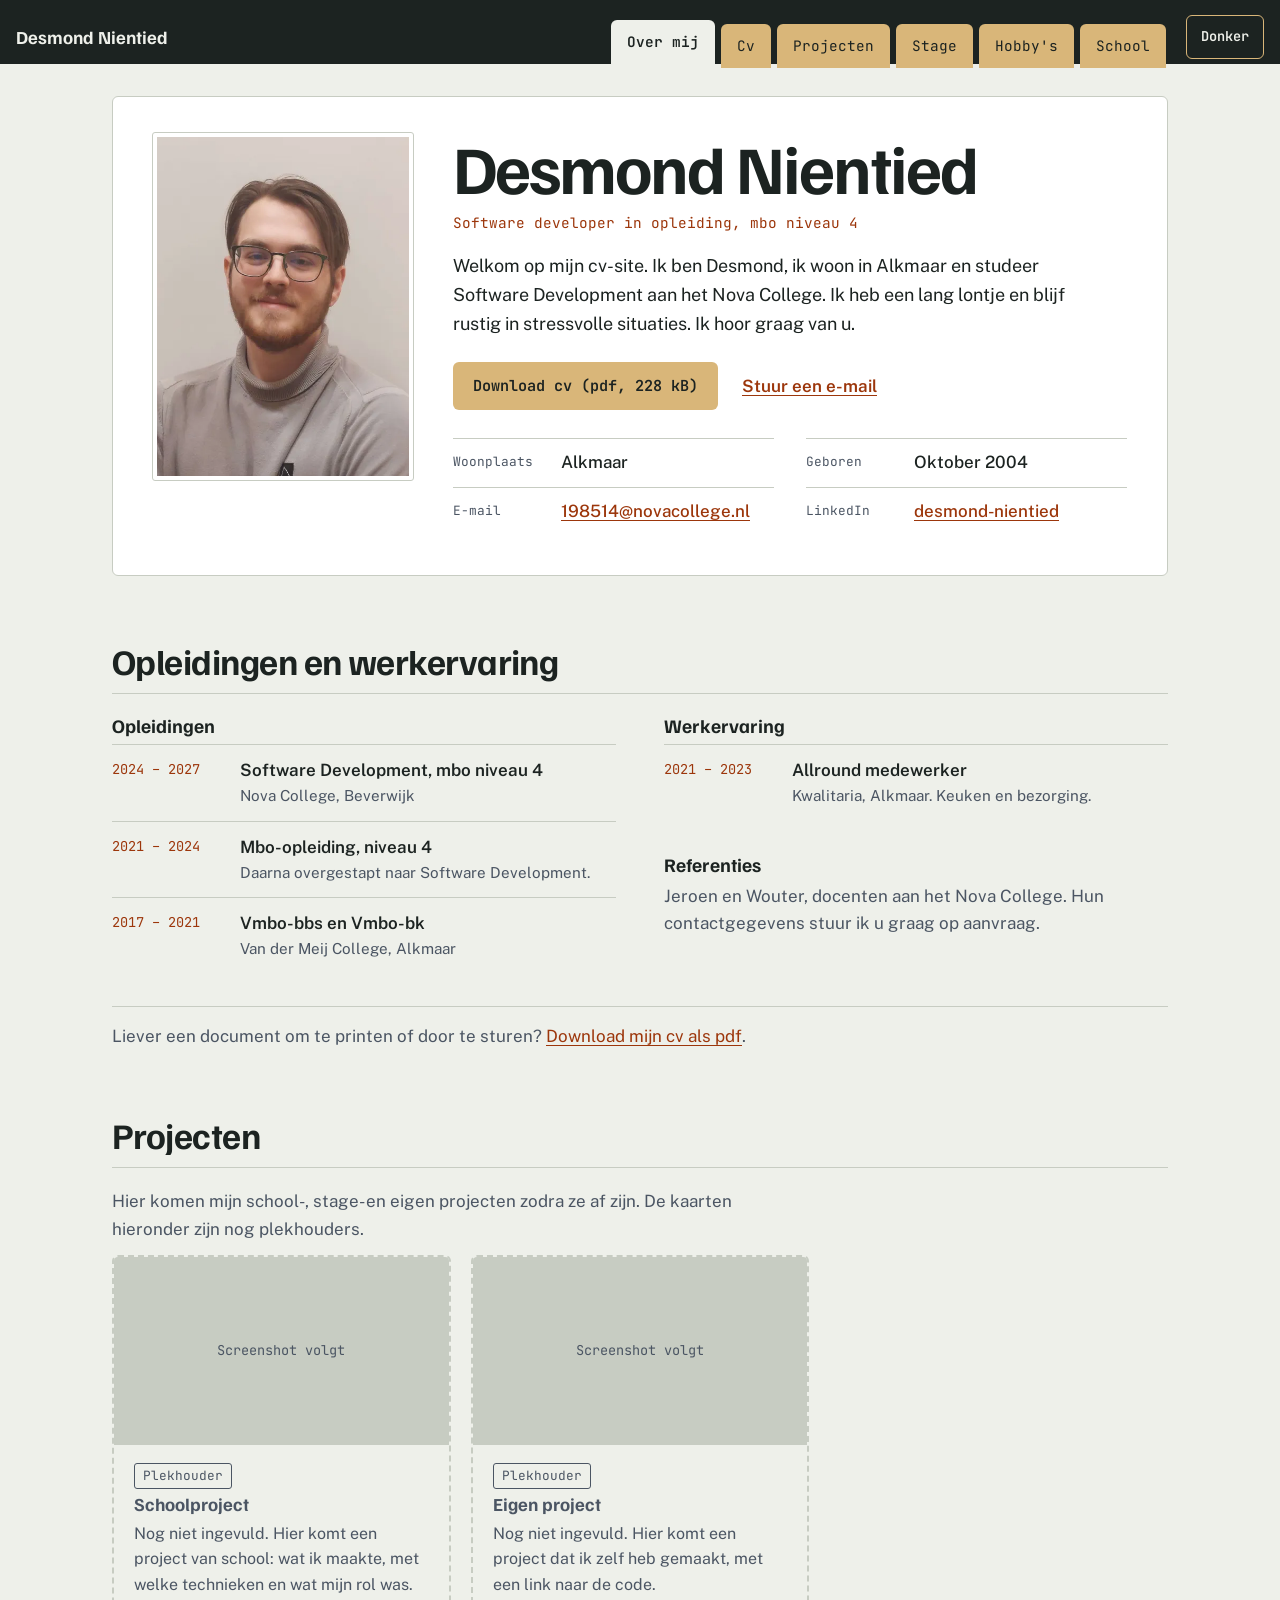
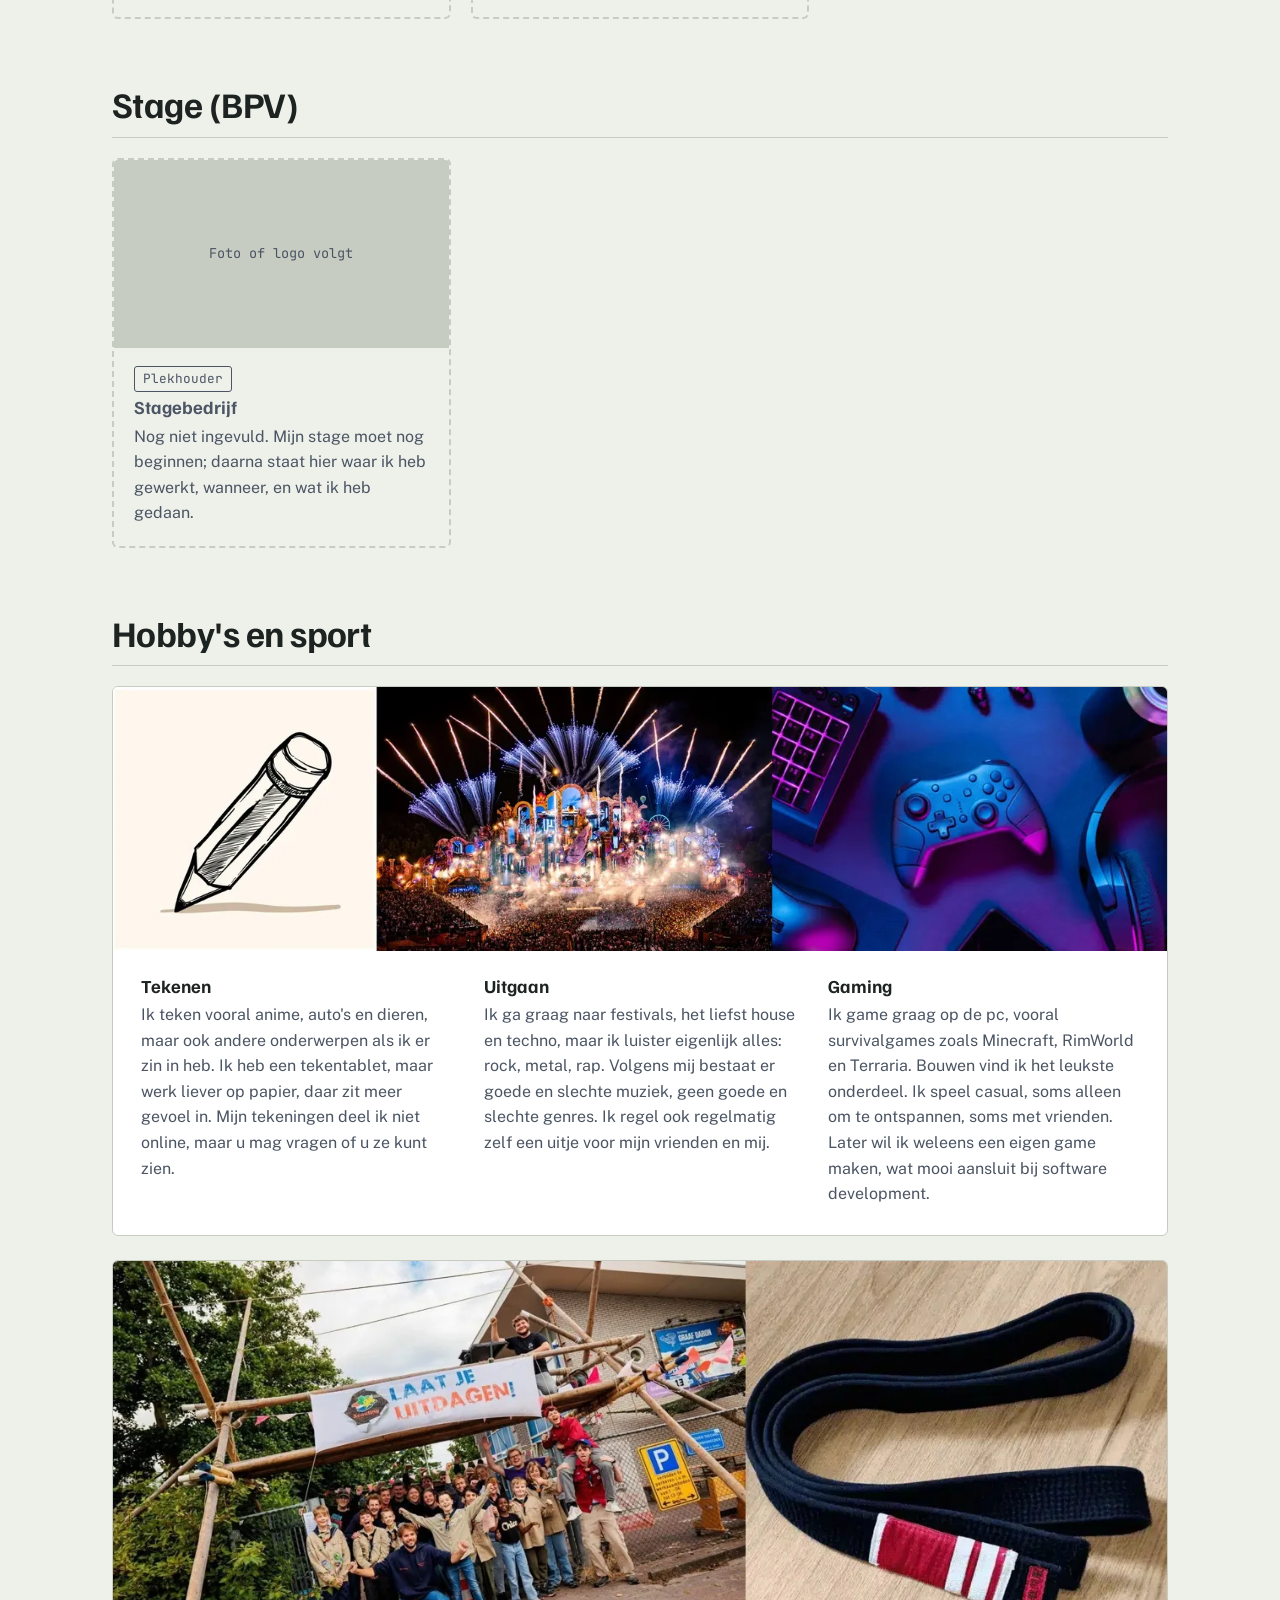
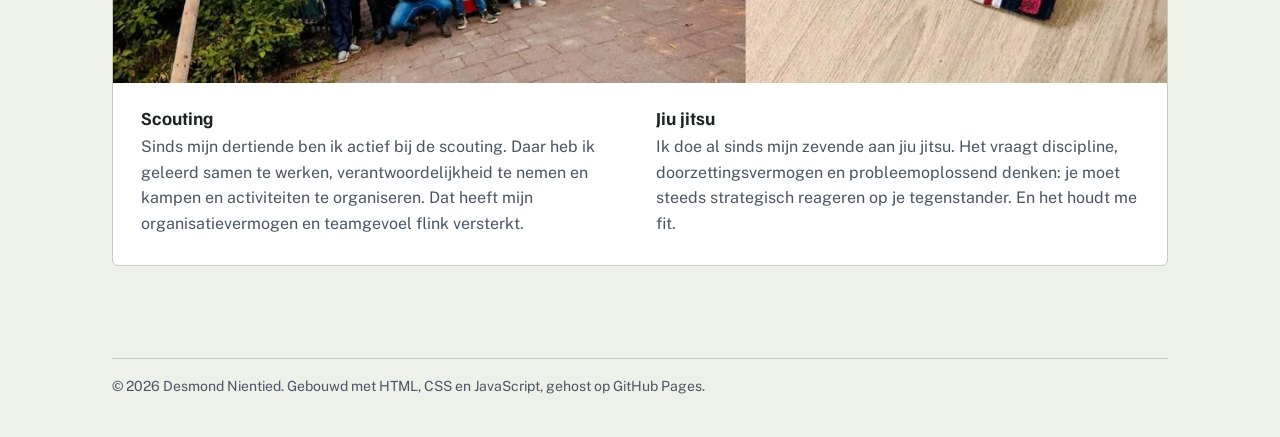
<file: index.html>
<!DOCTYPE html>
<html lang="nl" class="no-js">
<head>
  <meta charset="UTF-8">
  <meta name="viewport" content="width=device-width, initial-scale=1">
  <title>Desmond Nientied, software developer in opleiding</title>
  <meta name="description" content="Cv van Desmond Nientied uit Alkmaar: mbo 4 Software Development aan het Nova College. Opleiding, werkervaring, projecten, stage en hobby's.">
  <!-- Beveiliging: alleen bestanden van deze site zelf mogen laden (geen Google Fonts of andere servers meer). -->
  <meta http-equiv="Content-Security-Policy" content="default-src 'self'; img-src 'self'; style-src 'self'; script-src 'self'; font-src 'self'; object-src 'none'; base-uri 'none'; form-action 'none'">
  <meta name="referrer" content="strict-origin-when-cross-origin">
  <meta name="color-scheme" content="light dark">
  <link rel="preload" href="fonts/familjen-grotesk-latin-wght-normal.woff2" as="font" type="font/woff2" crossorigin>
  <link rel="preload" href="fonts/public-sans-latin-wght-normal.woff2" as="font" type="font/woff2" crossorigin>
  <link rel="stylesheet" href="css/style.css">
  <!-- theme.js zet donker/licht vóór de pagina getekend wordt, zodat hij niet knippert -->
  <script src="js/theme.js"></script>
  <script src="js/script.js" defer></script>
</head>
<body>

<a class="skip" href="#inhoud">Naar de inhoud</a>

<!-- =====================================================
     NAVIGATIE: de dossier-tabs
     Hernoem je een sectie? Pas dan ook de <section id="..."> hieronder aan.
     ===================================================== -->
<header class="tabbar">
  <a class="tabbar__brand" href="#over-mij">Desmond Nientied</a>

  <button class="tabbar__menu" id="menuToggle" type="button" aria-expanded="false" aria-controls="tabnav">Menu</button>

  <nav class="tabnav" id="tabnav" aria-label="Secties">
    <a href="#over-mij" class="tab">Over mij</a>
    <a href="#cv" class="tab">Cv</a>
    <a href="#projecten" class="tab">Projecten</a>
    <a href="#stage" class="tab">Stage</a>
    <a href="#hobbys" class="tab">Hobby's</a>
    <a href="school.html" class="tab">School</a>
  </nav>

  <button class="theme-toggle" id="themeToggle" type="button" aria-pressed="false">Donker</button>
</header>

<main id="inhoud" tabindex="-1">

  <!-- =====================================================
       OVER MIJ
       ===================================================== -->
  <section id="over-mij" class="section section--first" aria-labelledby="over-mij-titel">
    <div class="sheet">
      <picture class="sheet__photo">
        <source type="image/webp" srcset="bestanden/images/profiel/profielfoto-480.webp 480w, bestanden/images/profiel/profielfoto-960.webp 960w" sizes="(min-width: 800px) 260px, 180px">
        <img src="bestanden/images/profiel/profielfoto-480.jpg" srcset="bestanden/images/profiel/profielfoto-480.jpg 480w, bestanden/images/profiel/profielfoto-960.jpg 960w" sizes="(min-width: 800px) 260px, 180px" width="480" height="640" alt="Portretfoto van Desmond Nientied">
      </picture>

      <div class="sheet__text">
        <h1 id="over-mij-titel" class="sheet__name">Desmond Nientied</h1>
        <p class="sheet__role">Software developer in opleiding, mbo niveau 4</p>

        <p class="sheet__intro">
          Welkom op mijn cv-site. Ik ben Desmond, ik woon in Alkmaar en studeer Software Development aan het
          Nova College. Ik heb een lang lontje en blijf rustig in stressvolle situaties. Ik hoor graag van u.
        </p>

        <div class="actions">
          <a class="btn" href="bestanden/CVPDF/desmondcv.pdf" download>Download cv (pdf, 228 kB)</a>
          <a class="textlink" href="mailto:198514@novacollege.nl">Stuur een e-mail</a>
        </div>

        <dl class="facts">
          <div><dt>Woonplaats</dt><dd>Alkmaar</dd></div>
          <div><dt>Geboren</dt><dd>Oktober 2004</dd></div>
          <div><dt>E-mail</dt><dd><a href="mailto:198514@novacollege.nl">198514@novacollege.nl</a></dd></div>
          <div><dt>LinkedIn</dt><dd><a href="https://www.linkedin.com/in/desmond-nientied-124b3234a/" rel="noopener">desmond-nientied</a></dd></div>
        </dl>
      </div>
    </div>
  </section>

  <!-- =====================================================
       CV: opleidingen en werkervaring
       Kopieer een <li class="entry"> om een regel toe te voegen.
       ===================================================== -->
  <section id="cv" class="section" aria-labelledby="cv-titel">
    <h2 id="cv-titel" class="section__title">Opleidingen en werkervaring</h2>

    <div class="cv-grid">
      <div>
        <h3 class="cv-heading">Opleidingen</h3>
        <ul class="entries">
          <li class="entry">
            <span class="entry__period">2024 – 2027</span>
            <span class="entry__title">Software Development, mbo niveau 4</span>
            <span class="entry__place">Nova College, Beverwijk</span>
          </li>
          <li class="entry">
            <span class="entry__period">2021 – 2024</span>
            <span class="entry__title">Mbo-opleiding, niveau 4</span>
            <span class="entry__place">Daarna overgestapt naar Software Development.</span>
          </li>
          <li class="entry">
            <span class="entry__period">2017 – 2021</span>
            <span class="entry__title">Vmbo-bbs en Vmbo-bk</span>
            <span class="entry__place">Van der Meij College, Alkmaar</span>
          </li>
        </ul>
      </div>

      <div>
        <h3 class="cv-heading">Werkervaring</h3>
        <ul class="entries">
          <li class="entry">
            <span class="entry__period">2021 – 2023</span>
            <span class="entry__title">Allround medewerker</span>
            <span class="entry__place">Kwalitaria, Alkmaar. Keuken en bezorging.</span>
          </li>
        </ul>

        <h3 class="cv-heading cv-heading--gap">Referenties</h3>
        <p class="plain">Jeroen en Wouter, docenten aan het Nova College. Hun contactgegevens stuur ik u graag op aanvraag.</p>
      </div>
    </div>

    <p class="pdf-line">
      Liever een document om te printen of door te sturen?
      <a href="bestanden/CVPDF/desmondcv.pdf" download>Download mijn cv als pdf</a>.
    </p>
  </section>

  <!-- =====================================================
       PROJECTEN
       De kaarten hieronder zijn plekhouders. Heb je een project af?
       Vervang dan een hele <article class="card card--placeholder"> door een echte kaart:
         - haal "card--placeholder" en het label "Plekhouder" weg;
         - zet een screenshot in bestanden/images/projecten/ en vervang <div class="card__image">
           door <img class="card__image" src="..." alt="Wat er op de screenshot staat">;
         - schrijf wat je maakte, met welke technieken en wat jouw rol was, en link naar de code.
       ===================================================== -->
  <section id="projecten" class="section" aria-labelledby="projecten-titel">
    <h2 id="projecten-titel" class="section__title">Projecten</h2>
    <p class="plain">
      Hier komen mijn school-, stage- en eigen projecten zodra ze af zijn. De kaarten hieronder zijn nog plekhouders.
    </p>

    <div class="card-grid">
      <article class="card card--placeholder" aria-label="Plekhouder voor een schoolproject">
        <div class="card__image" aria-hidden="true">Screenshot volgt</div>
        <div class="card__body">
          <p class="card__tag">Plekhouder</p>
          <h3 class="card__title">Schoolproject</h3>
          <p class="card__text">Nog niet ingevuld. Hier komt een project van school: wat ik maakte, met welke technieken en wat mijn rol was.</p>
        </div>
      </article>

      <article class="card card--placeholder" aria-label="Plekhouder voor een eigen project">
        <div class="card__image" aria-hidden="true">Screenshot volgt</div>
        <div class="card__body">
          <p class="card__tag">Plekhouder</p>
          <h3 class="card__title">Eigen project</h3>
          <p class="card__text">Nog niet ingevuld. Hier komt een project dat ik zelf heb gemaakt, met een link naar de code.</p>
        </div>
      </article>
    </div>
  </section>

  <!-- =====================================================
       STAGE / BPV
       Ook een plekhouder. Na je stage: bedrijfsnaam, periode (maand jaar – maand jaar),
       wat je deed, en eventueel een foto of logo (met toestemming van het bedrijf).
       ===================================================== -->
  <section id="stage" class="section" aria-labelledby="stage-titel">
    <h2 id="stage-titel" class="section__title">Stage (BPV)</h2>

    <div class="card-grid">
      <article class="card card--placeholder" aria-label="Plekhouder voor mijn stage">
        <div class="card__image" aria-hidden="true">Foto of logo volgt</div>
        <div class="card__body">
          <p class="card__tag">Plekhouder</p>
          <h3 class="card__title">Stagebedrijf</h3>
          <p class="card__text">Nog niet ingevuld. Mijn stage moet nog beginnen; daarna staat hier waar ik heb gewerkt, wanneer, en wat ik heb gedaan.</p>
        </div>
      </article>
    </div>
  </section>

  <!-- =====================================================
       HOBBY'S EN SPORT
       ===================================================== -->
  <section id="hobbys" class="section" aria-labelledby="hobbys-titel">
    <h2 id="hobbys-titel" class="section__title">Hobby's en sport</h2>

    <article class="hobby">
      <img class="hobby__image" src="bestanden/images/hobbies/tekenen_fisa_en_gaming-700.webp"
           srcset="bestanden/images/hobbies/tekenen_fisa_en_gaming-700.webp 700w, bestanden/images/hobbies/tekenen_fisa_en_gaming-1400.webp 1400w"
           sizes="(min-width: 1120px) 1040px, 100vw" width="1400" height="350" loading="lazy"
           alt="Drie beelden naast elkaar: een getekend potlood, een festivalpodium met vuurwerk, en een gamecontroller met toetsenbord.">
      <div class="hobby__body">
        <div>
          <h3>Tekenen</h3>
          <p>Ik teken vooral anime, auto's en dieren, maar ook andere onderwerpen als ik er zin in heb. Ik heb een
            tekentablet, maar werk liever op papier, daar zit meer gevoel in. Mijn tekeningen deel ik niet online,
            maar u mag vragen of u ze kunt zien.</p>
        </div>
        <div>
          <h3>Uitgaan</h3>
          <p>Ik ga graag naar festivals, het liefst house en techno, maar ik luister eigenlijk alles: rock, metal,
            rap. Volgens mij bestaat er goede en slechte muziek, geen goede en slechte genres. Ik regel ook
            regelmatig zelf een uitje voor mijn vrienden en mij.</p>
        </div>
        <div>
          <h3>Gaming</h3>
          <p>Ik game graag op de pc, vooral survivalgames zoals Minecraft, RimWorld en Terraria. Bouwen vind ik het
            leukste onderdeel. Ik speel casual, soms alleen om te ontspannen, soms met vrienden. Later wil ik weleens
            een eigen game maken, wat mooi aansluit bij software development.</p>
        </div>
      </div>
    </article>

    <article class="hobby">
      <img class="hobby__image" src="bestanden/images/hobbies/scouting_en_juijitsu-700.webp"
           srcset="bestanden/images/hobbies/scouting_en_juijitsu-700.webp 700w, bestanden/images/hobbies/scouting_en_juijitsu-1248.webp 1248w"
           sizes="(min-width: 1120px) 1040px, 100vw" width="1248" height="500" loading="lazy"
           alt="Links een scoutinggroep onder een zelfgebouwde poort van palen en touw, rechts een zwarte jiu-jitsuband.">
      <div class="hobby__body hobby__body--two">
        <div>
          <h3>Scouting</h3>
          <p>Sinds mijn dertiende ben ik actief bij de scouting. Daar heb ik geleerd samen te werken,
            verantwoordelijkheid te nemen en kampen en activiteiten te organiseren. Dat heeft mijn
            organisatievermogen en teamgevoel flink versterkt.</p>
        </div>
        <div>
          <h3>Jiu jitsu</h3>
          <p>Ik doe al sinds mijn zevende aan jiu jitsu. Het vraagt discipline, doorzettingsvermogen en
            probleemoplossend denken: je moet steeds strategisch reageren op je tegenstander. En het houdt me fit.</p>
        </div>
      </div>
    </article>
  </section>

</main>

<footer class="footer">
  <p>© <span id="jaar">2026</span> Desmond Nientied. Gebouwd met HTML, CSS en JavaScript, gehost op GitHub Pages.</p>
</footer>

</body>
</html>
</file>
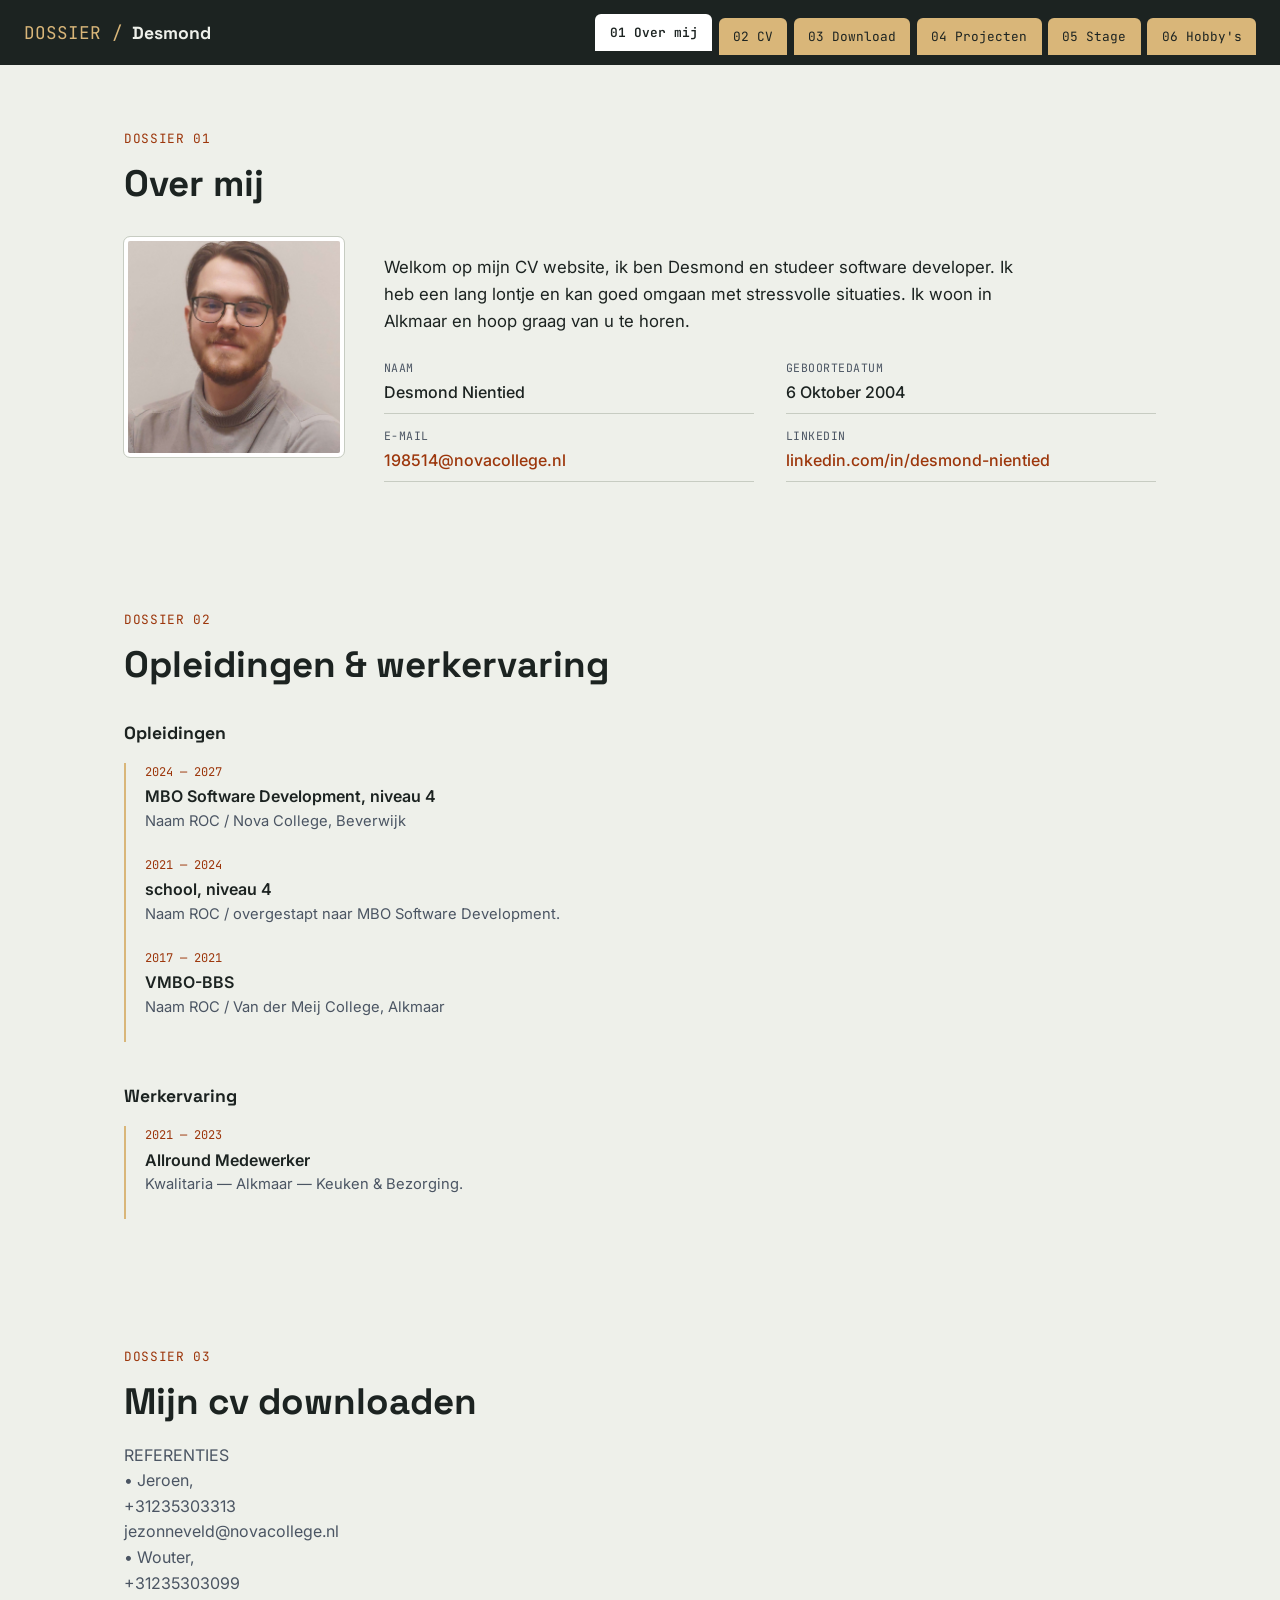
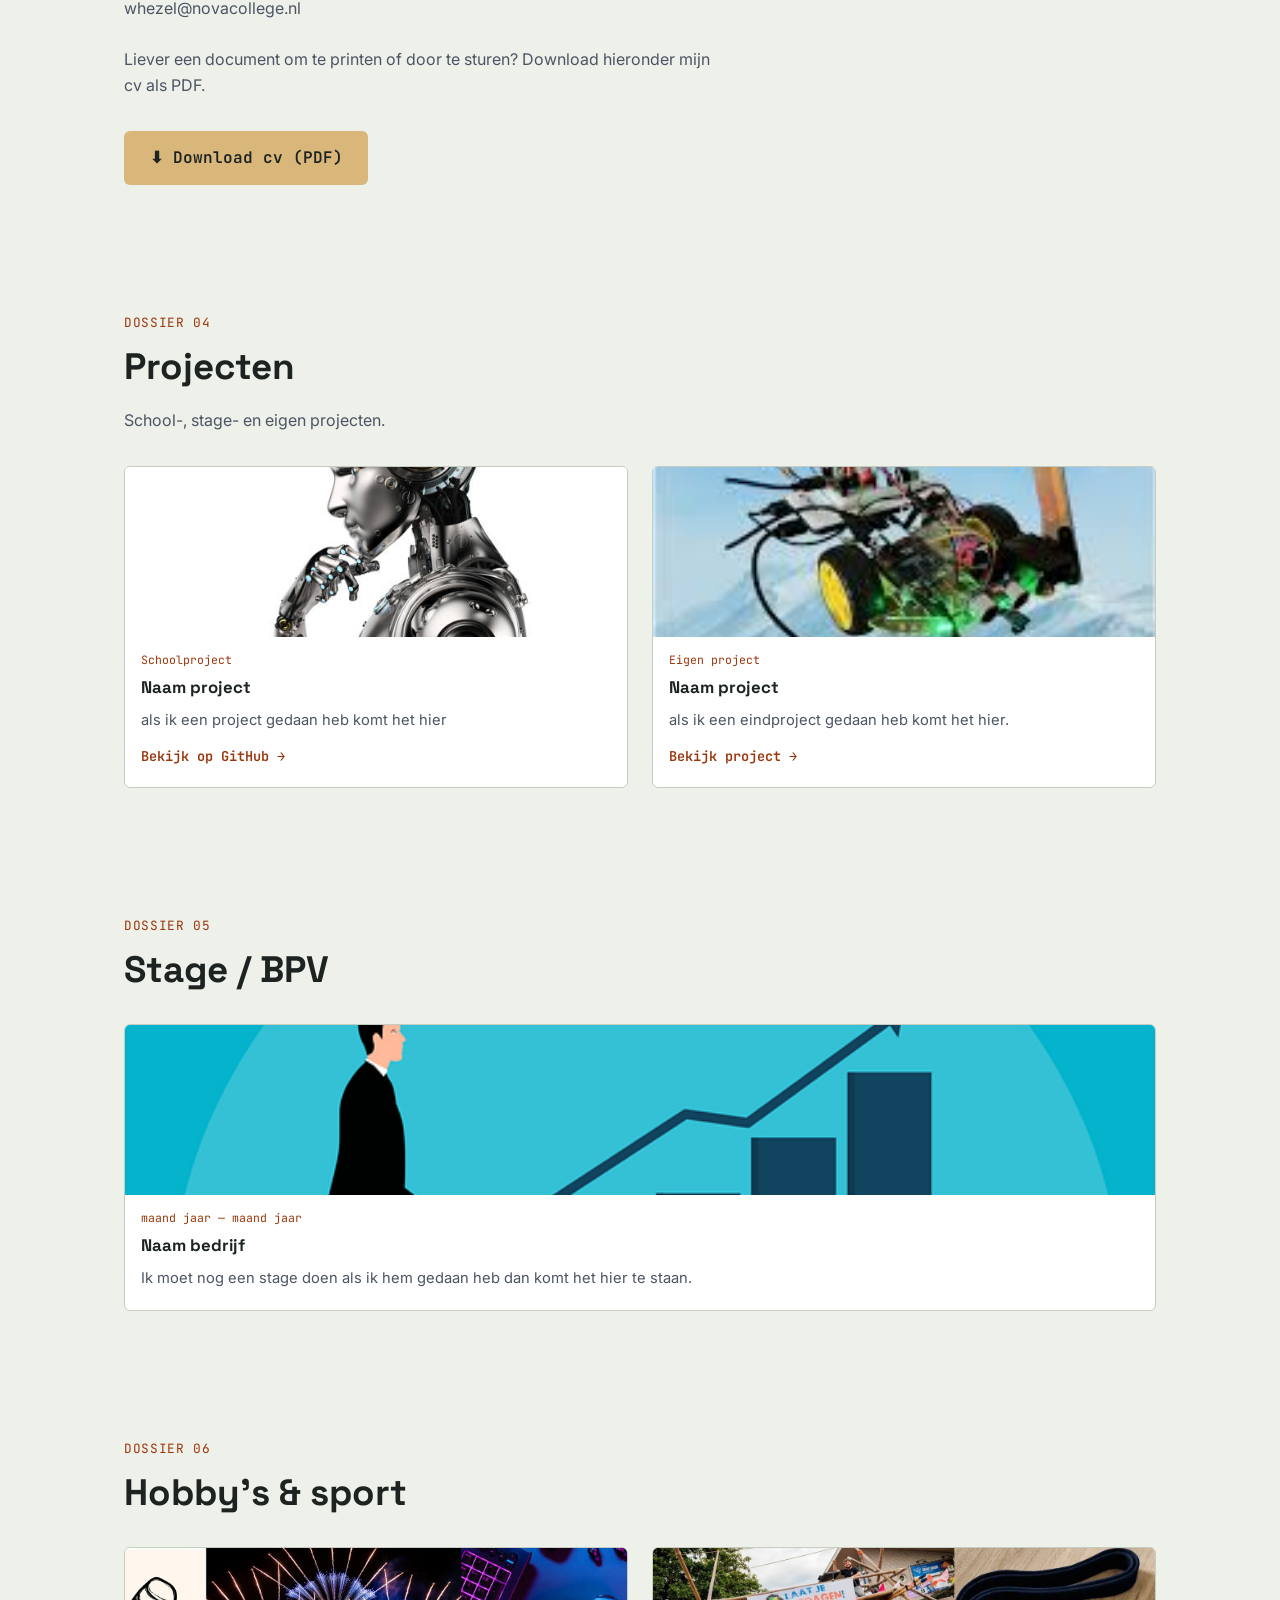
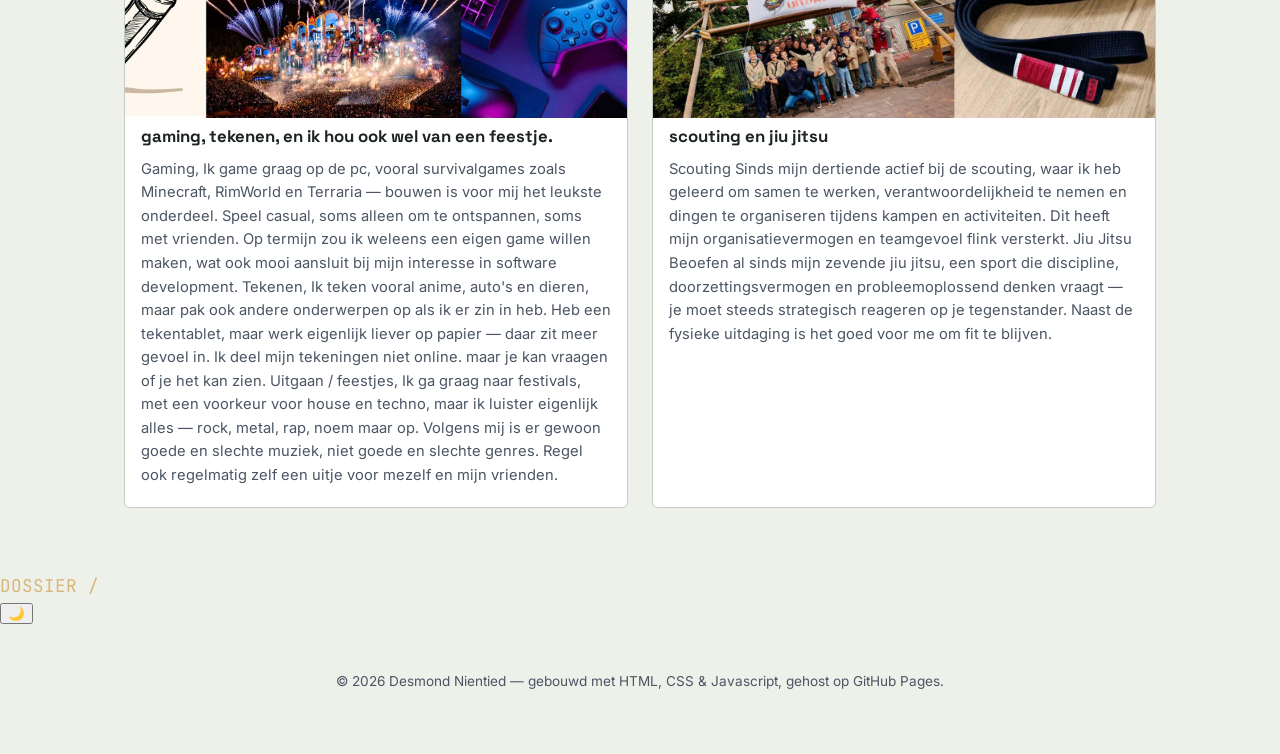
<file: CVdesmond/index.html>
<!DOCTYPE html>
<html lang="nl">
<head>
  <meta charset="UTF-8">
  <meta name="viewport" content="width=device-width, initial-scale=1.0">
  <title>Desmond — Portfolio</title>
  <meta name="description" content="Online portfolio van Desmond, student ICT. CV, projecten, stage en meer.">

  <!-- Google Fonts: mag weg als je liever systeemfonts gebruikt -->
  <link rel="preconnect" href="https://fonts.googleapis.com">
  <link rel="preconnect" href="https://fonts.gstatic.com" crossorigin>
  <link href="https://fonts.googleapis.com/css2?family=Space+Grotesk:wght@500;700&family=Inter:wght@400;500;600&family=JetBrains+Mono:wght@400;600&display=swap" rel="stylesheet">

  <link rel="stylesheet" href="css/style.css">
</head>
<body>

  <!-- =====================================================
       NAVIGATIE — "dossier-tabs"
       Wil je een sectie hernoemen of van volgorde wisselen?
       Doe dat hier ÉN bij de bijbehorende <section id="..."> hieronder.
       ===================================================== -->
  <header class="tabbar">
    <div class="tabbar__brand">
      <span class="tabbar__brand-mono">DOSSIER /</span> Desmond
    </div>
    <button class="tabbar__toggle" id="menuToggle" aria-expanded="false" aria-controls="tabnav">
      <span></span><span></span><span></span>
      <span class="sr-only">Menu openen</span>
    </button>
    <nav class="tabnav" id="tabnav">
      <a href="#over-mij" class="tab">01 Over mij</a>
      <a href="#opleiding-ervaring" class="tab">02 CV</a>
      <a href="#online-cv" class="tab">03 Download</a>
      <a href="#projecten" class="tab">04 Projecten</a>
      <a href="#stage" class="tab">05 Stage</a>
      <a href="#hobbies" class="tab">06 Hobby's</a>
    </nav>
  </header>

  <main>

    <!-- =====================================================
         SECTIE 01 — OVER MIJ / PERSOONSGEGEVENS
         Vervang: foto, naam, gegevens en tekst hieronder.
         ===================================================== -->
    <section id="over-mij" class="section" aria-labelledby="over-mij-titel">
      <p class="section__label">DOSSIER 01</p>
      <h1 id="over-mij-titel" class="section__title">Over mij</h1>

      <div class="about">
        <img
          class="about__photo"
          src="bestanden/images/profiel/profielfoto.jpg"
          alt="Portretfoto van Jouw Naam">

        <div class="about__info">
          <p class="about__intro">
            Welkom op mijn CV website, ik ben Desmond en studeer software developer. 
            Ik heb een lang lontje en kan goed omgaan met stressvolle situaties. 
            Ik woon in Alkmaar en hoop graag van u te horen.
          </p>

          <dl class="about__facts">
            <div><dt>Naam</dt><dd>Desmond Nientied</dd></div>
            <div><dt>Geboortedatum</dt><dd>6 Oktober 2004</dd></div>
            <div><dt>E-mail</dt><dd><a href="https://outlook.office.com" style="text-decoration:none" >198514@novacollege.nl</a></dd></div>
            <div><dt>LinkedIn</dt><dd><a href="https://www.linkedin.com/in/desmond-nientied-124b3234a/" target="_blank" style="text-decoration:none" rel="noopener">linkedin.com/in/desmond-nientied</a></dd></div>
          </dl>
        </div>
      </div>
    </section>

    <!-- =====================================================
         SECTIE 02 — OPLEIDINGEN EN WERKERVARINGEN
         Kopieer een .timeline__item om een regel toe te voegen.
         ===================================================== -->
    <section id="opleiding-ervaring" class="section" aria-labelledby="cv-titel">
      <p class="section__label">DOSSIER 02</p>
      <h2 id="cv-titel" class="section__title">Opleidingen &amp; werkervaring</h2>

      <div class="timeline-grid">
        <div>
          <h3 class="timeline-heading">Opleidingen</h3>
          <ul class="timeline">

            <!-- COPY-PASTE HIERONDER OM EEN OPLEIDING TOE TE VOEGEN -->
            <li class="timeline__item">
              <span class="timeline__period">2024 — 2027</span>
              <span class="timeline__title">MBO Software Development, niveau 4</span>
              <span class="timeline__place">Naam ROC / Nova College, Beverwijk</span>
            </li>
            <li class="timeline__item">
              <span class="timeline__period">2021 — 2024</span>
              <span class="timeline__title">school, niveau 4</span>
              <span class="timeline__place">Naam ROC / overgestapt naar MBO Software Development.</span>
            </li>
            <li class="timeline__item">
              <span class="timeline__period">2017 — 2021</span>
              <span class="timeline__title">VMBO-BBS</span>
              <span class="timeline__place">Naam ROC / Van der Meij College, Alkmaar</span>
            </li>
            <!-- EINDE COPY-PASTE BLOK -->

          </ul>
        </div>

        <div>
          <h3 class="timeline-heading">Werkervaring</h3>
          <ul class="timeline">

            <!-- COPY-PASTE HIERONDER OM EEN BAAN TOE TE VOEGEN -->
            <li class="timeline__item">
              <span class="timeline__period">2021 — 2023</span>
              <span class="timeline__title">Allround Medewerker</span>
              <span class="timeline__place">Kwalitaria — Alkmaar — Keuken & Bezorging.</span>
            </li>
            <!-- EINDE COPY-PASTE BLOK -->

          </ul>
        </div>
      </div>
    </section>

    <!-- =====================================================
         SECTIE 03 — ONLINE CV MET DOWNLOAD
         Zet je eigen cv.pdf in de map /bestanden en pas de bestandsnaam
         hieronder aan als die anders heet.
         ===================================================== -->
    <section id="online-cv" class="section" aria-labelledby="download-titel">
      <p class="section__label">DOSSIER 03</p>
      <h2 id="download-titel" class="section__title">Mijn cv downloaden</h2>
      <p class="section__intro">
        REFERENTIES<br>
        •	Jeroen,<br>
        +31235303313<br>
        jezonneveld@novacollege.nl<br>
        •	Wouter,<br>
        +31235303099<br>
        whezel@novacollege.nl<br><br>

        Liever een document om te printen of door te sturen? Download hieronder mijn cv als PDF.
      </p>
      <a class="download-btn" href="bestanden/CVPDF/desmondcv.pdf" download>
        ⬇ Download cv (PDF)
      </a>
    </section>
    
    <!-- =====================================================
         SECTIE 04 — PROJECTEN
         Kopieer een .card om een project toe te voegen.
         Gebruik project__link alleen als er een live link/repo is.
         ===================================================== -->
    <section id="projecten" class="section" aria-labelledby="projecten-titel">
      <p class="section__label">DOSSIER 04</p>
      <h2 id="projecten-titel" class="section__title">Projecten</h2>
      <p class="section__intro">School-, stage- en eigen projecten.</p>

      <div class="card-grid">

        <!-- COPY-PASTE HIERONDER OM EEN PROJECT TOE TE VOEGEN -->
        <article class="card">
          <img class="card__image" src="bestanden/images/projecten/project1.jpg" alt="Screenshot van project 1">
          <p class="card__tag">Schoolproject</p>
          <h3 class="card__title">Naam project</h3>
          <p class="card__text">als ik een project gedaan heb komt het hier</p> <!-- Wat heb je gemaakt, met welke technieken, en wat was jouw rol?-->
          <a class="card__link" href="https://github.com/jouw-account/project-1" target="_blank" rel="noopener">Bekijk op GitHub →</a>
        </article>

        <article class="card">
          <img class="card__image" src="bestanden/images/projecten/project2.jpg" alt="Screenshot van project 2">
          <p class="card__tag">Eigen project</p>
          <h3 class="card__title">Naam project</h3>
          <p class="card__text">als ik een eindproject gedaan heb komt het hier.</p>
          <a class="card__link" href="#" target="_blank" rel="noopener">Bekijk project →</a>
        </article>
        <!-- EINDE COPY-PASTE BLOK -->

      </div>
    </section>

    <!-- =====================================================
         SECTIE 05 — STAGE / BPV
         Kopieer een .card om een stage-ervaring toe te voegen.
         ===================================================== -->
    <section id="stage" class="section" aria-labelledby="stage-titel">
      <p class="section__label">DOSSIER 05</p>
      <h2 id="stage-titel" class="section__title">Stage / BPV</h2>

      <div class="card-grid">

        <!-- COPY-PASTE HIERONDER OM EEN STAGE TOE TE VOEGEN -->
        <article class="card">
          <img class="card__image" src="bestanden/images/stage/bedrijf1.jpg" alt="Foto of logo van het stagebedrijf">
          <p class="card__tag">maand jaar — maand jaar</p>
          <h3 class="card__title">Naam bedrijf</h3>
          <p class="card__text">
            Ik moet nog een stage doen als ik hem gedaan heb dan komt het hier te staan.
          </p>
        </article>
        <!-- EINDE COPY-PASTE BLOK -->

      </div>
    </section>

  </main>
  
  <!-- =====================================================
     SECTIE 06 — HOBBY'S EN SPORT
     Kopieer een .card om een hobby toe te voegen.
     ===================================================== -->
  <section id="hobbies" class="section" aria-labelledby="hobbies-titel">
    <p class="section__label">DOSSIER 06</p>
    <h2 id="hobbies-titel" class="section__title">Hobby's &amp; sport</h2>

    <div class="card-grid">

      <!-- COPY-PASTE HIERONDER OM EEN HOBBY TOE TE VOEGEN -->
      <article class="card">
        <img class="card__image" src="bestanden/images/hobbies/tekenen_fisa_en_gaming.jpg" alt="Omschrijving van foto bij hobby 1">
        <h3 class="card__title">gaming, tekenen, en ik hou ook wel van een feestje.</h3>
        <p class="card__text">Gaming,
          Ik game graag op de pc, vooral survivalgames zoals Minecraft, RimWorld en Terraria — bouwen is voor mij het leukste onderdeel.
          Speel casual, soms alleen om te ontspannen, soms met vrienden. Op termijn zou ik weleens een eigen game willen maken, wat ook mooi aansluit bij mijn interesse in software development.

          Tekenen,
          Ik teken vooral anime, auto's en dieren, maar pak ook andere onderwerpen op als ik er zin in heb. Heb een tekentablet, maar werk eigenlijk liever op papier — daar zit meer gevoel in.
          Ik deel mijn tekeningen niet online. maar je kan vraagen of je het kan zien.

          Uitgaan / feestjes,
          Ik ga graag naar festivals, met een voorkeur voor house en techno, maar ik luister eigenlijk alles — rock, metal, rap, noem maar op.
          Volgens mij is er gewoon goede en slechte muziek, niet goede en slechte genres. Regel ook regelmatig zelf een uitje voor mezelf en mijn vrienden.</p>
      </article>

      <article class="card">
        <img class="card__image" src="bestanden/images/hobbies/scouting_en_juijitsu.jpg" alt="Omschrijving van foto bij hobby 2">
        <h3 class="card__title">scouting en jiu jitsu</h3>
        <p class="card__text">Scouting
          Sinds mijn dertiende actief bij de scouting, waar ik heb geleerd om samen te werken, verantwoordelijkheid te nemen en dingen te organiseren tijdens kampen en activiteiten.
          Dit heeft mijn organisatievermogen en teamgevoel flink versterkt.

          Jiu Jitsu
          Beoefen al sinds mijn zevende jiu jitsu, een sport die discipline, doorzettingsvermogen en probleemoplossend denken vraagt — je moet steeds strategisch reageren op je tegenstander.
          Naast de fysieke uitdaging is het goed voor me om fit te blijven.</p>
      </article>
      <!-- EINDE COPY-PASTE BLOK -->

    </div>
  </section>

  <!-- =====================================================
     Darkmode knop.
     ===================================================== -->
  <div class="tabbar__brand">
    <span class="tabbar__brand-mono">DOSSIER /</span> Desmond
  </div>
  <button class="theme-toggle" id="themeToggle" aria-label="Donkere modus aan/uit">🌙</button>

  <footer class="footer">
    <p>© <span id="jaar"></span> Desmond Nientied — gebouwd met HTML, CSS & Javascript, gehost op GitHub Pages.</p>
  </footer>

  <script src="js/script.js"></script>
</body>
</html>
</file>
<file: css/style.css>
/* =====================================================================
   INHOUDSOPGAVE
   1. Instellingen (kleuren, fonts: PAS HIER AAN)
   2. Fonts (staan als bestanden in /fonts, geen Google Fonts nodig)
   3. Basis
   4. Navigatie (dossier-tabs)
   5. Secties
   6. Over mij (het dossierblad)
   7. Cv (opleidingen en werkervaring)
   8. Hobby's
   9. Footer
   10. Donkere modus
   ===================================================================== */

/* ---------------------------------------------------------------------
   1. INSTELLINGEN
   Dit zijn Desmonds eigen kleuren. De rest van het bestand gebruikt
   alleen deze variabelen.
   --------------------------------------------------------------------- */
:root {
  /* kleuren */
  --paper: #eef0ea;        /* achtergrond */
  --paper-raised: #ffffff; /* het dossierblad, actieve tab */
  --ink: #1c2321;          /* hoofdtekst en de balk bovenaan */
  --ink-soft: #4b5563;     /* subtekst */
  --folder: #d9b679;       /* dossier-tabs en de downloadknop (kraftpapier) */
  --folder-active: #c99f53;
  --tag: #c1440e;          /* accent: focusrand, kleine details */
  --tag-dark: #9c360b;     /* links en jaartallen (leesbaar op licht) */
  --line: #c7ccc2;         /* dunne lijnen */
  --bar: #1c2321;          /* balk bovenaan */
  --bar-text: #eef0ea;

  /* typografie */
  --font-display: "Familjen Grotesk", "Segoe UI", system-ui, sans-serif;
  --font-body: "Public Sans", "Segoe UI", system-ui, sans-serif;
  --font-mono: "JetBrains Mono", ui-monospace, "Consolas", monospace;

  /* maten */
  --max-width: 1040px;
  --radius: 6px;
  --bar-height: 64px;
}

/* ---------------------------------------------------------------------
   2. FONTS
   --------------------------------------------------------------------- */
@font-face {
  font-family: "Familjen Grotesk";
  src: url("../fonts/familjen-grotesk-latin-wght-normal.woff2") format("woff2");
  font-weight: 400 700;
  font-display: swap;
}
@font-face {
  font-family: "Public Sans";
  src: url("../fonts/public-sans-latin-wght-normal.woff2") format("woff2");
  font-weight: 100 900;
  font-display: swap;
}
@font-face {
  font-family: "JetBrains Mono";
  src: url("../fonts/jetbrains-mono-latin-wght-normal.woff2") format("woff2");
  font-weight: 100 800;
  font-display: swap;
}

/* ---------------------------------------------------------------------
   3. BASIS
   --------------------------------------------------------------------- */
*, *::before, *::after { box-sizing: border-box; }

html {
  scroll-padding-top: calc(var(--bar-height) + 16px); /* koppen niet achter de balk */
  -webkit-text-size-adjust: 100%;
}
@media (prefers-reduced-motion: no-preference) {
  html { scroll-behavior: smooth; }
}

body {
  margin: 0;
  background: var(--paper);
  color: var(--ink);
  font-family: var(--font-body);
  font-size: 1.0625rem;
  line-height: 1.6;
}

img { max-width: 100%; height: auto; display: block; }

a { color: var(--tag-dark); text-underline-offset: 0.18em; }
a:hover { color: var(--ink); }

h1, h2, h3 { font-family: var(--font-display); line-height: 1.15; text-wrap: balance; }

:focus-visible { outline: 3px solid var(--tag); outline-offset: 3px; }
main:focus { outline: none; }

.skip {
  position: fixed;
  left: 16px;
  top: -100px;
  z-index: 100;
  background: var(--paper-raised);
  color: var(--ink);
  padding: 10px 16px;
  border-radius: var(--radius);
  font-weight: 600;
}
.skip:focus { top: 12px; }

/* ---------------------------------------------------------------------
   4. NAVIGATIE: dossier-tabs
   Op de telefoon klapt het menu uit onder de balk; vanaf 860px staan de
   tabs naast de naam en steken ze uit de onderkant van de balk.
   --------------------------------------------------------------------- */
.tabbar {
  position: sticky;
  top: 0;
  z-index: 50;
  display: flex;
  flex-wrap: wrap;
  align-items: center;
  gap: 8px 12px;
  min-height: var(--bar-height);
  padding: 10px max(16px, env(safe-area-inset-right)) 10px max(16px, env(safe-area-inset-left));
  background: var(--bar);
}

.tabbar__brand {
  margin-right: auto;
  color: var(--bar-text);
  font-family: var(--font-display);
  font-weight: 700;
  font-size: 1.15rem;
  text-decoration: none;
  white-space: nowrap;
}
.tabbar__brand:hover { color: var(--folder); }

.tabbar__menu,
.theme-toggle {
  min-height: 44px;
  padding: 0 14px;
  font: 600 0.85rem/1 var(--font-mono);
  color: var(--bar-text);
  background: none;
  border: 1px solid var(--folder);
  border-radius: var(--radius);
  cursor: pointer;
}
.tabbar__menu:hover,
.theme-toggle:hover { background: rgba(217, 182, 121, 0.16); }

.tabnav {
  display: none;
  order: 3;
  width: 100%;
  flex-direction: column;
  gap: 6px;
  padding: 6px 0 8px;
}
.tabnav.is-open { display: flex; }
/* zonder JavaScript is het menu altijd open */
.no-js .tabnav { display: flex; }
.no-js .tabbar__menu,
.no-js .theme-toggle { display: none; }

.tab {
  display: flex;
  align-items: center;
  min-height: 44px;
  padding: 0 14px;
  font-family: var(--font-mono);
  font-size: 0.9rem;
  color: var(--ink);
  background: var(--folder);
  border-radius: var(--radius);
  text-decoration: none;
}
.tab:hover { background: var(--folder-active); color: var(--ink); }
.tab[aria-current] { background: var(--paper-raised); font-weight: 600; }

@media (min-width: 860px) {
  .tabbar {
    flex-wrap: nowrap;
    padding-bottom: 0;
    align-items: flex-end;
  }
  .tabbar__brand { align-self: center; }
  .tabbar__menu { display: none; }
  .theme-toggle { align-self: center; order: 4; margin-left: 8px; }
  .tabnav {
    display: flex;
    order: 2;
    width: auto;
    flex-direction: row;
    gap: 6px;
    padding: 0;
  }
  .tab {
    min-height: 44px;
    padding: 0 16px;
    border-radius: var(--radius) var(--radius) 0 0;
    transform: translateY(4px);
  }
  .tab:hover,
  .tab[aria-current] { transform: translateY(0); }
  .tab[aria-current] { background: var(--paper); }
}
@media (min-width: 860px) and (prefers-reduced-motion: no-preference) {
  .tab { transition: transform 0.15s ease, background-color 0.15s ease; }
}

/* ---------------------------------------------------------------------
   5. SECTIES
   --------------------------------------------------------------------- */
.section {
  max-width: calc(var(--max-width) + 2 * 24px);
  margin: 0 auto;
  padding: 56px max(16px, env(safe-area-inset-right)) 8px max(16px, env(safe-area-inset-left));
}
.section--first { padding-top: 32px; }

.section__title {
  font-size: clamp(1.6rem, 3.2vw, 2.25rem);
  letter-spacing: -0.015em;
  margin: 0 0 20px;
  padding-bottom: 12px;
  border-bottom: 1px solid var(--line);
}

.plain { max-width: 62ch; margin: 0 0 12px; color: var(--ink-soft); }

.textlink { font-weight: 600; }

.btn {
  display: inline-flex;
  align-items: center;
  min-height: 48px;
  padding: 0 20px;
  font: 600 0.95rem/1.2 var(--font-mono);
  color: var(--ink);
  background: var(--folder);
  border-radius: var(--radius);
  text-decoration: none;
}
.btn:hover { background: var(--folder-active); color: var(--ink); }

.actions {
  display: flex;
  flex-wrap: wrap;
  align-items: center;
  gap: 12px 24px;
  margin: 24px 0 0;
}

/* ---------------------------------------------------------------------
   6. OVER MIJ: het dossierblad
   Een wit vel op de grijsgroene achtergrond, met de foto als pasfoto.
   --------------------------------------------------------------------- */
.sheet {
  display: grid;
  gap: 24px;
  background: var(--paper-raised);
  border: 1px solid var(--line);
  border-radius: var(--radius);
  padding: 24px 20px 28px;
}

.sheet__photo { width: 180px; }
.sheet__photo img {
  width: 100%;
  aspect-ratio: 3 / 4;
  object-fit: cover;
  border-radius: 2px;
  border: 4px solid var(--paper-raised);
  outline: 1px solid var(--line);
}

.sheet__text { min-width: 0; }

.sheet__name {
  font-size: clamp(2.4rem, 8vw, 4.25rem);
  font-weight: 700;
  letter-spacing: -0.03em;
  line-height: 1;
  margin: 0;
}

.sheet__role {
  margin: 10px 0 0;
  font-family: var(--font-mono);
  font-size: 0.9rem;
  color: var(--tag-dark);
}

.sheet__intro { max-width: 58ch; margin: 18px 0 0; font-size: 1.125rem; }

.facts {
  display: grid;
  grid-template-columns: minmax(0, 1fr);
  gap: 0 32px;
  margin: 28px 0 0;
}
.facts div {
  display: grid;
  grid-template-columns: 96px minmax(0, 1fr);
  gap: 12px;
  padding: 10px 0;
  border-top: 1px solid var(--line);
}
.facts dt { font-family: var(--font-mono); font-size: 0.8rem; color: var(--ink-soft); padding-top: 3px; }
.facts dd { margin: 0; font-weight: 500; overflow-wrap: anywhere; }

@media (min-width: 640px) {
  .facts { grid-template-columns: repeat(2, minmax(0, 1fr)); }
}

@media (min-width: 800px) {
  .sheet {
    grid-template-columns: 260px minmax(0, 1fr);
    gap: 40px;
    padding: 36px 40px 40px;
  }
  .sheet__photo { width: 260px; }
}

/* ---------------------------------------------------------------------
   7. CV: opleidingen en werkervaring
   Elke regel: jaartallen links, titel en plaats rechts, dunne lijn ertussen.
   --------------------------------------------------------------------- */
.cv-grid { display: grid; gap: 32px; }
@media (min-width: 800px) {
  .cv-grid { grid-template-columns: repeat(2, minmax(0, 1fr)); gap: 48px; }
}

.cv-heading { font-size: 1.2rem; margin: 0 0 8px; }
.cv-heading--gap { margin-top: 32px; }

.entries { list-style: none; margin: 0; padding: 0; }

.entry {
  display: grid;
  grid-template-columns: 112px minmax(0, 1fr);
  column-gap: 16px;
  padding: 12px 0;
  border-top: 1px solid var(--line);
}
.entry__period {
  grid-row: span 2;
  font-family: var(--font-mono);
  font-size: 0.85rem;
  color: var(--tag-dark);
  padding-top: 2px;
  font-variant-numeric: tabular-nums;
}
.entry__title { font-weight: 600; }
.entry__place { color: var(--ink-soft); font-size: 0.95rem; }

@media (max-width: 380px) {
  .entry { grid-template-columns: minmax(0, 1fr); }
  .entry__period { grid-row: auto; }
}

.pdf-line {
  margin: 32px 0 0;
  padding: 16px 0 0;
  border-top: 1px solid var(--line);
  color: var(--ink-soft);
}

/* ---------------------------------------------------------------------
   7b. KAARTEN: projecten en stage
   card--placeholder = plekhouder: gestippelde rand en een grijs vlak
   in plaats van een foto, zodat niemand denkt dat het echt is.
   --------------------------------------------------------------------- */
.card-grid {
  display: grid;
  grid-template-columns: repeat(auto-fill, minmax(min(100%, 300px), 1fr));
  gap: 20px;
}

.card {
  background: var(--paper-raised);
  border: 1px solid var(--line);
  border-radius: var(--radius);
  overflow: hidden;
  display: flex;
  flex-direction: column;
}

.card__image {
  width: 100%;
  aspect-ratio: 16 / 9;
  object-fit: cover;
}

.card__body { padding: 16px 20px 20px; }
.card__tag { margin: 0; font-family: var(--font-mono); font-size: 0.8rem; color: var(--tag-dark); }
.card__title { font-size: 1.15rem; margin: 4px 0 6px; }
.card__text { margin: 0; color: var(--ink-soft); font-size: 1rem; }

.card--placeholder {
  background: transparent;
  border: 2px dashed var(--line);
}
.card--placeholder .card__image {
  display: grid;
  place-items: center;
  background: var(--line);
  color: var(--ink-soft);
  font-family: var(--font-mono);
  font-size: 0.85rem;
}
.card--placeholder .card__tag {
  display: inline-block;
  padding: 2px 8px;
  border: 1px solid var(--ink-soft);
  border-radius: 3px;
  color: var(--ink-soft);
}
.card--placeholder .card__title { color: var(--ink-soft); }

/* ---------------------------------------------------------------------
   8. HOBBY'S
   --------------------------------------------------------------------- */
.hobby {
  background: var(--paper-raised);
  border: 1px solid var(--line);
  border-radius: var(--radius);
  overflow: hidden;
}
.hobby + .hobby { margin-top: 24px; }

.hobby__image { width: 100%; }

.hobby__body {
  display: grid;
  gap: 20px;
  padding: 20px 20px 24px;
}
.hobby__body h3 { font-size: 1.15rem; margin: 0 0 6px; }
.hobby__body p { margin: 0; color: var(--ink-soft); font-size: 1rem; }

@media (min-width: 800px) {
  .hobby__body { grid-template-columns: repeat(3, minmax(0, 1fr)); gap: 32px; padding: 24px 28px 28px; }
  .hobby__body--two { grid-template-columns: repeat(2, minmax(0, 1fr)); }
}

/* ---------------------------------------------------------------------
   9. FOOTER
   --------------------------------------------------------------------- */
.footer {
  max-width: calc(var(--max-width) + 2 * 24px);
  margin: 64px auto 0;
  padding: 20px max(16px, env(safe-area-inset-right)) 40px max(16px, env(safe-area-inset-left));
  font-size: 0.875rem;
  color: var(--ink-soft);
}
.footer p { margin: 0; padding-top: 16px; border-top: 1px solid var(--line); }

/* ---------------------------------------------------------------------
   10. DONKERE MODUS
   Aan met de knop rechtsboven (wordt onthouden). Standaard is de site licht.
   --------------------------------------------------------------------- */
html.dark {
  color-scheme: dark;
  --paper: #14181f;
  --paper-raised: #1c222c;
  --ink: #eef0ea;
  --ink-soft: #a3adc2;
  --line: #333c4c;
  --tag: #f0a07c;
  --tag-dark: #e8855a;
  --bar: #0d1015;
  --bar-text: #eef0ea;
}
/* tabs en knop blijven kraftpapier met donkere tekst */
html.dark .tab,
html.dark .btn,
html.dark .tab:hover,
html.dark .btn:hover { color: #1c2321; }
html.dark .tab[aria-current] { color: var(--ink); }
html.dark .skip { color: var(--ink); }

/* ---------------------------------------------------------------------
   PRINTEN: alleen de inhoud, licht
   --------------------------------------------------------------------- */
@media print {
  .tabbar, .skip, .actions, .pdf-line, .hobby__image { display: none; }
  body { background: #fff; color: #000; }
  .sheet, .hobby { border: 0; padding: 0; }
}
</file>
<file: CVdesmond/css/style.css>
/* =====================================================================
   INHOUDSOPGAVE
   1. Instellingen (kleuren, fonts — PAS HIER AAN)
   2. Basis / reset
   3. Navigatie (dossier-tabs)
   4. Layout secties
   5. Onderdeel: over mij
   6. Onderdeel: tijdlijn (opleiding/werk)
   7. Onderdeel: download-knop
   8. Onderdeel: kaarten (hobby's, projecten, stage)
   9. Footer
   10. Responsive (tablet / mobiel)
   ===================================================================== */

/* ---------------------------------------------------------------------
   1. INSTELLINGEN
   Wil je een andere kleur of lettertype? Verander het hier —
   de rest van het bestand gebruikt deze variabelen automatisch.
   --------------------------------------------------------------------- */
:root {
  /* kleuren */
  --paper: #eef0ea;       /* achtergrond */
  --paper-raised: #ffffff;/* kaarten / vlakken die "boven" liggen */
  --ink: #1c2321;         /* hoofdtekst */
  --ink-soft: #4b5563;    /* subtekst */
  --folder: #d9b679;      /* dossier-tab kleur (kraftpapier) */
  --folder-active: #c99f53;
  --tag: #c1440e;         /* accentkleur voor labels/links */
  --tag-dark: #9c360b;
  --line: #c7ccc2;        /* dunne lijntjes */

  /* typografie */
  --font-display: "Space Grotesk", "Segoe UI", sans-serif;
  --font-body: "Inter", "Segoe UI", sans-serif;
  --font-mono: "JetBrains Mono", "Consolas", monospace;

  /* maten */
  --max-width: 1080px;
  --radius: 6px;
}

/* ---------------------------------------------------------------------
   2. BASIS / RESET
   --------------------------------------------------------------------- */
*,
*::before,
*::after {
  box-sizing: border-box;
}

html {
  scroll-behavior: smooth;
  scroll-padding-top: 90px; /* zodat secties niet achter de vaste nav verdwijnen */
}

body {
  margin: 0;
  background: var(--paper);
  color: var(--ink);
  font-family: var(--font-body);
  line-height: 1.6;
  overflow-x: hidden;
}

img {
  max-width: 100%;
  display: block;
}

a {
  color: var(--tag-dark);
}

a:hover {
  color: var(--tag);
}

.sr-only {
  position: absolute;
  width: 1px;
  height: 1px;
  overflow: hidden;
  clip: rect(0 0 0 0);
  white-space: nowrap;
}

/* zichtbare focus voor toetsenbordgebruikers, verplicht voor toegankelijkheid */
a:focus-visible,
button:focus-visible {
  outline: 3px solid var(--tag);
  outline-offset: 2px;
}

/* ---------------------------------------------------------------------
   3. NAVIGATIE — "dossier-tabs"
   --------------------------------------------------------------------- */
.tabbar {
  position: sticky;
  top: 0;
  z-index: 50;
  display: flex;
  align-items: center;
  justify-content: space-between;
  gap: 1rem;
  padding: 0.9rem 1.5rem;
  background: var(--ink);
}

.tabbar__brand {
  color: var(--paper);
  font-family: var(--font-display);
  font-weight: 700;
  font-size: 1.1rem;
  white-space: nowrap;
}

.tabbar__brand-mono {
  font-family: var(--font-mono);
  color: var(--folder);
  font-weight: 400;
  margin-right: 0.3em;
}

.tabnav {
  display: flex;
  gap: 0.4rem;
  flex-wrap: wrap;
}

.tab {
  font-family: var(--font-mono);
  font-size: 0.8rem;
  text-decoration: none;
  color: var(--ink);
  background: var(--folder);
  padding: 0.55rem 0.9rem 0.45rem;
  border-radius: var(--radius) var(--radius) 0 0;
  transform: translateY(4px);
  transition: transform 0.15s ease, background 0.15s ease;
}

.tab:hover {
  transform: translateY(0);
  background: var(--folder-active);
}

/* de tab die bij de sectie hoort waar je nu naar scrolt springt "naar voren" */
.tab.is-active {
  background: var(--paper-raised);
  transform: translateY(0);
  font-weight: 600;
}

.tabbar__toggle {
  display: none; /* alleen zichtbaar op mobiel, zie media query onderaan */
  flex-direction: column;
  gap: 4px;
  background: none;
  border: none;
  padding: 0.4rem;
  cursor: pointer;
}

.tabbar__toggle span {
  width: 22px;
  height: 2px;
  background: var(--paper);
}

/* ---------------------------------------------------------------------
   4. LAYOUT SECTIES
   --------------------------------------------------------------------- */
.section {
  max-width: var(--max-width);
  margin: 0 auto;
  padding: 4rem 1.5rem;
  scroll-margin-top: 70px;
}

.section--alt {
  position: relative;
  z-index: 0;
}

.section--alt::before {
  content: "";
  position: absolute;
  top: 0;
  bottom: 0;
  left: 50%;
  width: 100vw;
  transform: translateX(-50%);
  background: var(--paper-raised);
  z-index: -1;
}

.section__label {
  font-family: var(--font-mono);
  color: var(--tag-dark);
  font-size: 0.8rem;
  letter-spacing: 0.05em;
  margin: 0 0 0.3rem;
}

.section__title {
  font-family: var(--font-display);
  font-size: clamp(1.6rem, 3vw, 2.3rem);
  margin: 0 0 1.5rem;
}

.section__intro {
  color: var(--ink-soft);
  max-width: 60ch;
  margin-top: -0.8rem;
  margin-bottom: 2rem;
}

/* ---------------------------------------------------------------------
   5. OVER MIJ
   --------------------------------------------------------------------- */
.about {
  display: grid;
  grid-template-columns: 220px 1fr;
  gap: 2.5rem;
  align-items: start;
}

.about__photo {
  width: 220px;
  height: 220px;
  object-fit: cover;
  border-radius: var(--radius);
  border: 4px solid var(--paper-raised);
  outline: 1px solid var(--line);
}

.about__intro {
  font-size: 1.05rem;
  max-width: 60ch;
}

.about__facts {
  display: grid;
  grid-template-columns: repeat(2, minmax(0, 1fr));
  gap: 0.8rem 2rem;
  margin: 1.5rem 0 0;
}

.about__facts div {
  padding-bottom: 0.5rem;
  border-bottom: 1px solid var(--line);
}

.about__facts dt {
  font-family: var(--font-mono);
  font-size: 0.72rem;
  text-transform: uppercase;
  letter-spacing: 0.04em;
  color: var(--ink-soft);
}

.about__facts dd {
  margin: 0.15rem 0 0;
  font-weight: 500;
}

/* ---------------------------------------------------------------------
   6. TIJDLIJN — opleiding & werkervaring
   --------------------------------------------------------------------- */
.timeline-grid {
  display: grid;
  grid-template-columns: 1fr;
  gap: 2.5rem;
}

.timeline-heading {
  font-family: var(--font-display);
  font-size: 1.1rem;
  margin: 0 0 1rem;
}

.timeline {
  list-style: none;
  margin: 0;
  padding: 0;
  border-left: 2px solid var(--folder);
}

.timeline__item {
  display: flex;
  flex-direction: column;
  padding: 0 0 1.4rem 1.2rem;
}

.timeline__period {
  font-family: var(--font-mono);
  font-size: 0.75rem;
  color: var(--tag-dark);
}

.timeline__title {
  font-weight: 600;
  margin-top: 0.15rem;
}

.timeline__place {
  color: var(--ink-soft);
  font-size: 0.92rem;
}

/* ---------------------------------------------------------------------
   7. DOWNLOAD-KNOP (online cv)
   --------------------------------------------------------------------- */
.download-btn {
  display: inline-block;
  font-family: var(--font-mono);
  font-weight: 600;
  text-decoration: none;
  color: var(--ink);
  background: var(--folder);
  padding: 0.9rem 1.6rem;
  border-radius: var(--radius);
  transition: background 0.15s ease;
}

.download-btn:hover {
  background: var(--folder-active);
  color: var(--ink);
}

/* ---------------------------------------------------------------------
   8. KAARTEN — hobby's, projecten, stage
   --------------------------------------------------------------------- */
.card-grid {
  display: grid;
  grid-template-columns: repeat(auto-fit, minmax(260px, 1fr));
  gap: 1.5rem;
}

.card {
  background: var(--paper-raised);
  border: 1px solid var(--line);
  border-radius: var(--radius);
  overflow: hidden;
  padding-bottom: 1.2rem;
  display: flex;
  flex-direction: column;
}

.section--alt .card {
  background: var(--paper);
}

.card__image {
  width: 100%;
  height: 170px;
  object-fit: cover;
  background: var(--line); /* placeholder-kleur zolang er geen echte foto staat */
}

.card__tag {
  font-family: var(--font-mono);
  font-size: 0.72rem;
  color: var(--tag-dark);
  margin: 0.9rem 1rem 0;
}

.card__title {
  font-family: var(--font-display);
  font-size: 1.05rem;
  margin: 0.3rem 1rem 0;
}

.card__text {
  color: var(--ink-soft);
  font-size: 0.92rem;
  margin: 0.5rem 1rem 0;
}

.card__link {
  margin: 0.8rem 1rem 0;
  font-family: var(--font-mono);
  font-size: 0.85rem;
  font-weight: 600;
  text-decoration: none;
}

/* ---------------------------------------------------------------------
   9. FOOTER
   --------------------------------------------------------------------- */
.footer {
  text-align: center;
  padding: 2rem 1.5rem 3rem;
  font-size: 0.85rem;
  color: var(--ink-soft);
}

/* ---------------------------------------------------------------------
   10. RESPONSIVE
   --------------------------------------------------------------------- */

/* Tablet */
@media (max-width: 800px) {
  .about {
    grid-template-columns: 1fr;
  }

  .about__photo {
    width: 160px;
    height: 160px;
  }
}

/* Smartphone: klapmenu i.p.v. rij tabs */
@media (max-width: 640px) {
  .tabbar__toggle {
    display: flex;
  }

  .tabnav {
    display: none;
    position: absolute;
    top: 100%;
    left: 0;
    right: 0;
    flex-direction: column;
    background: var(--ink);
    padding: 0.5rem 1rem 1rem;
  }

  .tabnav.is-open {
    display: flex;
  }

  .tab {
    border-radius: var(--radius);
    transform: none;
    text-align: left;
  }

  .about__facts {
    grid-template-columns: 1fr;
  }

  .section {
    padding: 3rem 1.2rem;
  }
  /* ---------------------------------------------------------------------
     11. DARK MODE
     --------------------------------------------------------------------- */
  html.dark {
    --paper: #14181f;
    --paper-raised: #1c222c;
    --ink: #eef0ea;
    --ink-soft: #a3adc2;
    --line: #333c4c;
  }

  .theme-toggle {
    background: none;
    border: 1px solid var(--folder);
    color: var(--paper);
    border-radius: var(--radius);
    padding: 0.4rem 0.7rem;
    font-size: 1rem;
    cursor: pointer;
    line-height: 1;
  }
}
</file>
